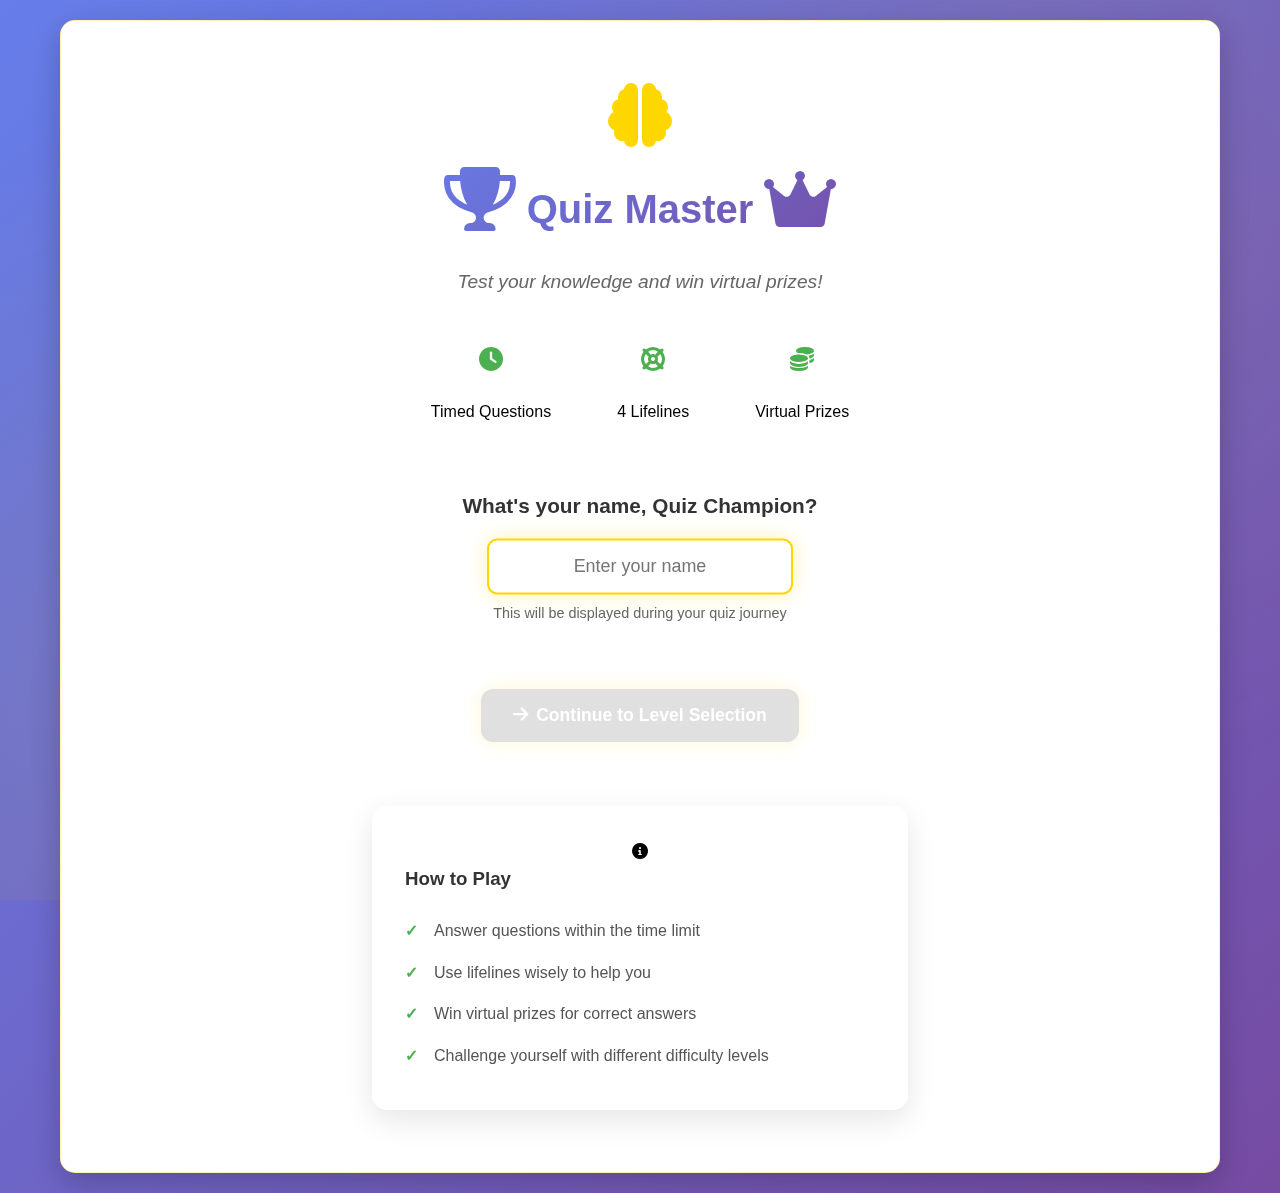
<file: index.html>
<!DOCTYPE html>
<html lang="en">
<head>
    <meta charset="UTF-8">
    <meta name="viewport" content="width=device-width, initial-scale=1.0">
    <title>Quiz Master - Welcome</title>
    <link rel="stylesheet" href="styles.css">
    <link href="https://cdnjs.cloudflare.com/ajax/libs/font-awesome/6.0.0/css/all.min.css" rel="stylesheet">
</head>
<body>
    <div class="container">
        <main>
            <!-- Welcome Screen -->
            <div id="welcome-screen" class="screen active">
                <div class="welcome-content">
                    <div class="logo-container">
                        <i class="fas fa-brain animated-icon"></i>
                        <h1><i class="fas fa-trophy"></i> Quiz Master <i class="fas fa-crown"></i></h1>
                        <p class="tagline">Test your knowledge and win virtual prizes!</p>
                        <div class="features-preview">
                            <div class="feature">
                                <i class="fas fa-clock"></i>
                                <span>Timed Questions</span>
                            </div>
                            <div class="feature">
                                <i class="fas fa-life-ring"></i>
                                <span>4 Lifelines</span>
                            </div>
                            <div class="feature">
                                <i class="fas fa-coins"></i>
                                <span>Virtual Prizes</span>
                            </div>
                        </div>
                    </div>
                    
                    <div class="player-setup">
                        <div class="input-group">
                            <label for="player-name">What's your name, Quiz Champion?</label>
                            <input type="text" id="player-name" placeholder="Enter your name" maxlength="20" autofocus>
                            <div class="input-hint">This will be displayed during your quiz journey</div>
                        </div>
                    </div>
                    
                    <button id="continue-btn" class="btn btn-primary pulse" disabled>
                        <i class="fas fa-arrow-right"></i> Continue to Level Selection
                    </button>
                    
                    <div class="game-info">
                        <div class="info-card">
                            <i class="fas fa-info-circle"></i>
                            <h3>How to Play</h3>
                            <ul>
                                <li>Answer questions within the time limit</li>
                                <li>Use lifelines wisely to help you</li>
                                <li>Win virtual prizes for correct answers</li>
                                <li>Challenge yourself with different difficulty levels</li>
                            </ul>
                        </div>
                    </div>
                </div>
            </div>
        </main>
    </div>

    <script>
        // Welcome page functionality
        document.addEventListener('DOMContentLoaded', function() {
            const playerNameInput = document.getElementById('player-name');
            const continueBtn = document.getElementById('continue-btn');
            
            // Enable continue button when name is entered
            playerNameInput.addEventListener('input', function() {
                const name = this.value.trim();
                continueBtn.disabled = name.length === 0;
                
                if (name.length > 0) {
                    continueBtn.classList.add('enabled');
                } else {
                    continueBtn.classList.remove('enabled');
                }
            });
            
            // Continue to level selection
            continueBtn.addEventListener('click', function() {
                const playerName = playerNameInput.value.trim();
                if (playerName) {
                    // Store player name in localStorage
                    localStorage.setItem('quizPlayerName', playerName);
                    // Navigate to level selection page
                    window.location.href = 'level.html';
                }
            });
            
            // Allow Enter key to continue
            playerNameInput.addEventListener('keypress', function(e) {
                if (e.key === 'Enter' && !continueBtn.disabled) {
                    continueBtn.click();
                }
            });
        });
    </script>

    <style>
        .welcome-content {
            max-width: 600px;
            margin: 0 auto;
            text-align: center;
            padding: 2rem;
        }
        
        .logo-container {
            margin-bottom: 3rem;
        }
        
        .animated-icon {
            font-size: 4rem;
            color: #4CAF50;
            animation: pulse 2s infinite;
            margin-bottom: 1rem;
            display: block;
        }
        
        .logo-container h1 {
            font-size: 2.5rem;
            margin: 1rem 0;
            background: linear-gradient(135deg, #667eea 0%, #764ba2 100%);
            -webkit-background-clip: text;
            -webkit-text-fill-color: transparent;
            background-clip: text;
        }
        
        .tagline {
            font-size: 1.2rem;
            color: #666;
            margin-bottom: 2rem;
        }
        
        .features-preview {
            display: flex;
            justify-content: center;
            gap: 2rem;
            margin: 2rem 0;
            flex-wrap: wrap;
        }
        
        .feature {
            display: flex;
            flex-direction: column;
            align-items: center;
            gap: 0.5rem;
            padding: 1rem;
            background: rgba(255, 255, 255, 0.1);
            border-radius: 12px;
            backdrop-filter: blur(10px);
            border: 1px solid rgba(255, 255, 255, 0.2);
        }
        
        .feature i {
            font-size: 1.5rem;
            color: #4CAF50;
        }
        
        .player-setup {
            margin: 3rem 0;
        }
        
        .input-group {
            margin-bottom: 2rem;
        }
        
        .input-group label {
            display: block;
            font-size: 1.3rem;
            font-weight: 600;
            margin-bottom: 1rem;
            color: #333;
        }
        
        .input-group input {
            width: 100%;
            max-width: 400px;
            padding: 1rem;
            font-size: 1.1rem;
            border: 2px solid #ddd;
            border-radius: 12px;
            background: white;
            transition: all 0.3s ease;
            text-align: center;
        }
        
        .input-group input:focus {
            outline: none;
            border-color: #4CAF50;
            box-shadow: 0 0 0 3px rgba(76, 175, 80, 0.1);
            transform: translateY(-2px);
        }
        
        .input-hint {
            font-size: 0.9rem;
            color: #666;
            margin-top: 0.5rem;
        }
        
        .btn {
            padding: 1rem 2rem;
            font-size: 1.1rem;
            font-weight: 600;
            border: none;
            border-radius: 12px;
            cursor: pointer;
            transition: all 0.3s ease;
            display: inline-flex;
            align-items: center;
            gap: 0.5rem;
            text-decoration: none;
            margin: 1rem 0;
        }
        
        .btn-primary {
            background: linear-gradient(135deg, #667eea 0%, #764ba2 100%);
            color: white;
        }
        
        .btn-primary:disabled {
            background: #ccc;
            cursor: not-allowed;
            transform: none;
        }
        
        .btn-primary.enabled:hover {
            transform: translateY(-3px);
            box-shadow: 0 10px 25px rgba(102, 126, 234, 0.3);
        }
        
        .pulse {
            animation: pulse 2s infinite;
        }
        
        .game-info {
            margin-top: 3rem;
        }
        
        .info-card {
            background: rgba(255, 255, 255, 0.9);
            border-radius: 15px;
            padding: 2rem;
            box-shadow: 0 10px 30px rgba(0, 0, 0, 0.1);
            backdrop-filter: blur(10px);
            border: 1px solid rgba(255, 255, 255, 0.2);
        }
        
        .info-card h3 {
            display: flex;
            align-items: center;
            gap: 0.5rem;
            margin-bottom: 1rem;
            color: #333;
        }
        
        .info-card ul {
            text-align: left;
            list-style: none;
            padding: 0;
        }
        
        .info-card li {
            padding: 0.5rem 0;
            color: #555;
        }
        
        .info-card li:before {
            content: "✓";
            color: #4CAF50;
            font-weight: bold;
            margin-right: 1rem;
        }
        
        @keyframes pulse {
            0% { transform: scale(1); }
            50% { transform: scale(1.05); }
            100% { transform: scale(1); }
        }
        
        @media (max-width: 768px) {
            .welcome-content {
                padding: 1rem;
            }
            
            .features-preview {
                gap: 1rem;
            }
            
            .feature {
                flex: 1;
                min-width: 120px;
            }
            
            .logo-container h1 {
                font-size: 2rem;
            }
            
            .animated-icon {
                font-size: 3rem;
            }
        }
        
        body {
            margin: 0;
            padding: 0;
            font-family: 'Segoe UI', Tahoma, Geneva, Verdana, sans-serif;
            background: linear-gradient(135deg, #667eea 0%, #764ba2 100%);
            min-height: 100vh;
            display: flex;
            align-items: center;
            justify-content: center;
        }
        
        .container {
            width: 100%;
            max-width: 1200px;
            margin: 0 auto;
        }
        
        .screen {
            display: none;
        }
        
        .screen.active {
            display: block;
        }
    </style>
</body>
</html>
</file>
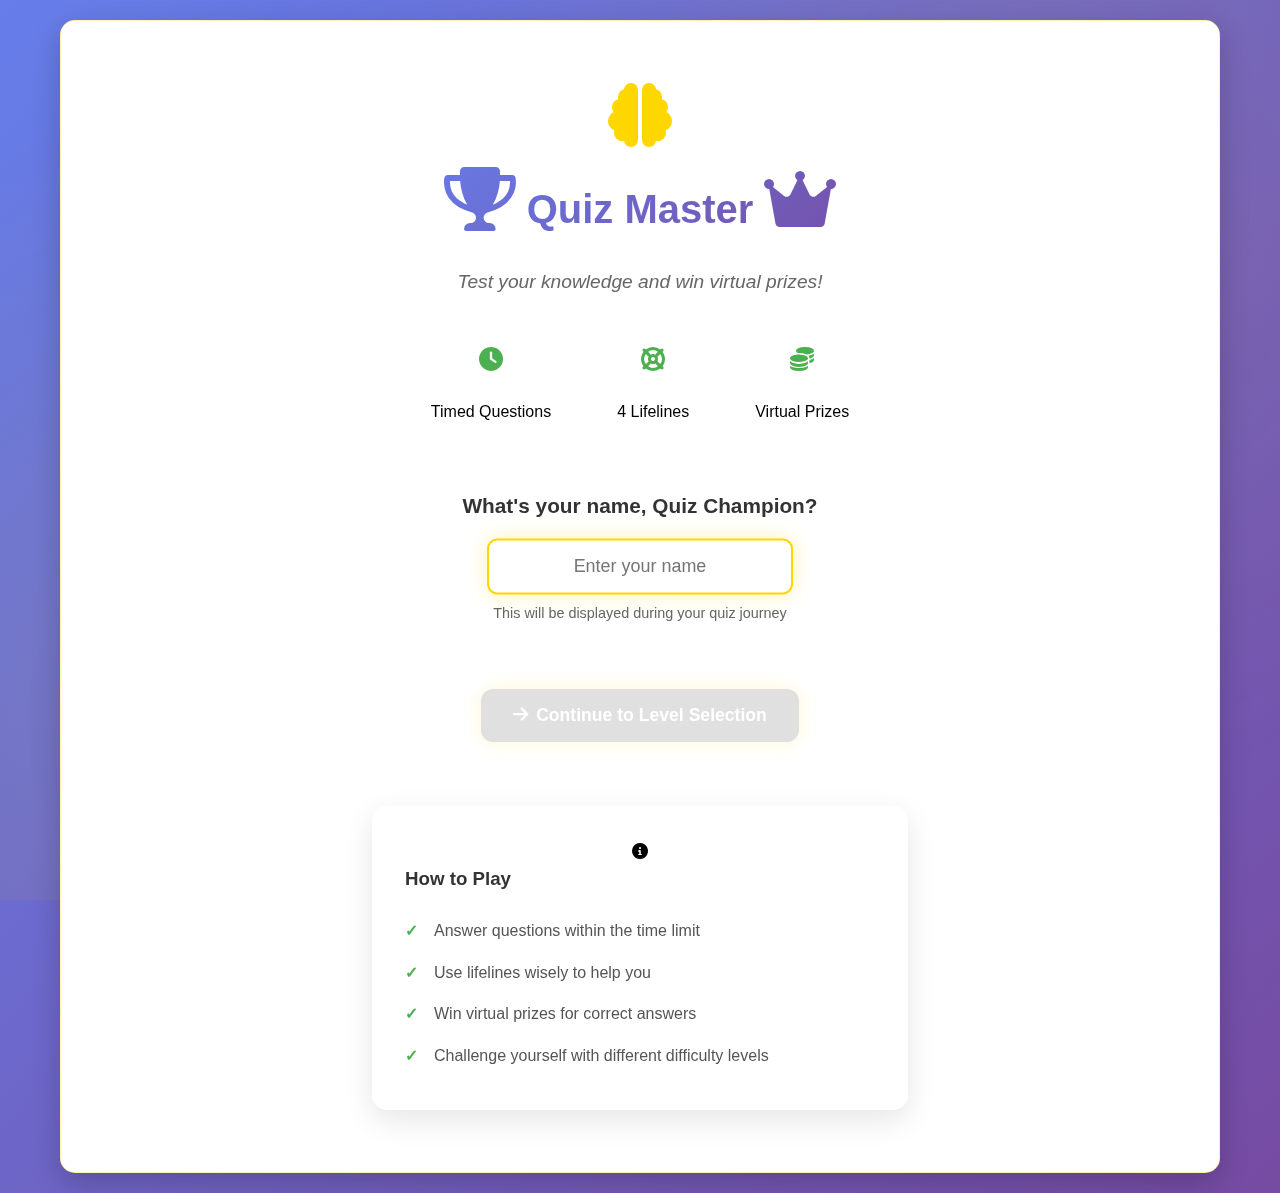
<file: level.html>
<!DOCTYPE html>
<html lang="en">
<head>
    <meta charset="UTF-8">
    <meta name="viewport" content="width=device-width, initial-scale=1.0">
    <title>Quiz Master - Select Level</title>
    <link rel="stylesheet" href="styles.css">
    <link href="https://cdnjs.cloudflare.com/ajax/libs/font-awesome/6.0.0/css/all.min.css" rel="stylesheet">
</head>
<body>
    <div class="container">
        <main>
            <!-- Level Selection Screen -->
            <div id="level-screen" class="screen active">
                <div class="level-content">
                    <div class="header-section">
                        <button id="back-btn" class="btn btn-secondary">
                            <i class="fas fa-arrow-left"></i> Back
                        </button>
                        <div class="player-welcome">
                            <h1>Welcome, <span id="player-name-display">Champion</span>!</h1>
                            <p>Choose your challenge level and category</p>
                        </div>
                    </div>
                    
                    <div class="selection-container">
                        <div class="difficulty-section">
                            <h2><i class="fas fa-chart-line"></i> Difficulty Level</h2>
                            <div class="difficulty-options">
                                <label class="difficulty-card">
                                    <input type="radio" name="difficulty" value="easy" checked>
                                    <div class="card-content">
                                        <i class="fas fa-seedling"></i>
                                        <span class="level-name">Easy</span>
                                        <div class="level-details">
                                            <small>5 Questions</small>
                                            <small>Prize up to ₹25,000</small>
                                            <small>Perfect for beginners</small>
                                        </div>
                                    </div>
                                </label>
                                <label class="difficulty-card">
                                    <input type="radio" name="difficulty" value="medium">
                                    <div class="card-content">
                                        <i class="fas fa-fire"></i>
                                        <span class="level-name">Medium</span>
                                        <div class="level-details">
                                            <small>7 Questions</small>
                                            <small>Prize up to ₹1,00,000</small>
                                            <small>Moderate challenge</small>
                                        </div>
                                    </div>
                                </label>
                                <label class="difficulty-card">
                                    <input type="radio" name="difficulty" value="hard">
                                    <div class="card-content">
                                        <i class="fas fa-lightning-bolt"></i>
                                        <span class="level-name">Hard</span>
                                        <div class="level-details">
                                            <small>10 Questions</small>
                                            <small>Prize up to ₹10,00,000</small>
                                            <small>Expert level challenge</small>
                                        </div>
                                    </div>
                                </label>
                            </div>
                        </div>
                        
                        <div class="category-section">
                            <h2><i class="fas fa-tags"></i> Quiz Category</h2>
                            <div class="category-grid">
                                <label class="category-card">
                                    <input type="radio" name="quiz-type" value="general" checked>
                                    <div class="card-content">
                                        <i class="fas fa-globe"></i>
                                        <span>General Knowledge</span>
                                        <small>History, Geography, Current Affairs</small>
                                    </div>
                                </label>
                                <label class="category-card">
                                    <input type="radio" name="quiz-type" value="science">
                                    <div class="card-content">
                                        <i class="fas fa-atom"></i>
                                        <span>Science & Tech</span>
                                        <small>Physics, Chemistry, Technology</small>
                                    </div>
                                </label>
                                <label class="category-card">
                                    <input type="radio" name="quiz-type" value="mixed">
                                    <div class="card-content">
                                        <i class="fas fa-random"></i>
                                        <span>Mixed Categories</span>
                                        <small>Variety of question types</small>
                                    </div>
                                </label>
                            </div>
                        </div>
                    </div>
                    
                    <div class="lifelines-preview">
                        <h3><i class="fas fa-life-ring"></i> Available Lifelines</h3>
                        <div class="lifelines-grid">
                            <div class="lifeline-item">
                                <i class="fas fa-cut"></i>
                                <span>50:50</span>
                                <small>Remove 2 wrong answers</small>
                            </div>
                            <div class="lifeline-item">
                                <i class="fas fa-users"></i>
                                <span>Audience Poll</span>
                                <small>See what others think</small>
                            </div>
                            <div class="lifeline-item">
                                <i class="fas fa-lightbulb"></i>
                                <span>Hint</span>
                                <small>Get a helpful clue</small>
                            </div>
                            <div class="lifeline-item">
                                <i class="fas fa-forward"></i>
                                <span>Skip</span>
                                <small>Skip difficult questions</small>
                            </div>
                        </div>
                    </div>
                    
                    <button id="start-quiz-btn" class="btn btn-primary pulse">
                        <i class="fas fa-play"></i> Start Quiz
                    </button>
                </div>
            </div>
        </main>
    </div>

    <script>
        document.addEventListener('DOMContentLoaded', function() {
            // Get player name from localStorage
            const playerName = localStorage.getItem('quizPlayerName') || 'Champion';
            document.getElementById('player-name-display').textContent = playerName;
            
            // If no player name, redirect back to index
            if (!localStorage.getItem('quizPlayerName')) {
                window.location.href = 'index.html';
                return;
            }
            
            const backBtn = document.getElementById('back-btn');
            const startQuizBtn = document.getElementById('start-quiz-btn');
            
            // Back button functionality
            backBtn.addEventListener('click', function() {
                window.location.href = 'index.html';
            });
            
            // Start quiz functionality
            startQuizBtn.addEventListener('click', function() {
                const selectedDifficulty = document.querySelector('input[name="difficulty"]:checked').value;
                const selectedCategory = document.querySelector('input[name="quiz-type"]:checked').value;
                
                // Store selections in localStorage
                localStorage.setItem('quizDifficulty', selectedDifficulty);
                localStorage.setItem('quizCategory', selectedCategory);
                
                // Navigate to quiz page
                window.location.href = 'quiz.html';
            });
            
            // Add hover effects for cards
            const cards = document.querySelectorAll('.difficulty-card, .category-card');
            cards.forEach(card => {
                card.addEventListener('mouseenter', function() {
                    this.style.transform = 'translateY(-5px)';
                });
                
                card.addEventListener('mouseleave', function() {
                    this.style.transform = 'translateY(0)';
                });
            });
        });
    </script>

    <style>
        .level-content {
            max-width: 900px;
            margin: 0 auto;
            padding: 2rem;
        }
        
        .header-section {
            display: flex;
            align-items: center;
            justify-content: space-between;
            margin-bottom: 3rem;
            flex-wrap: wrap;
            gap: 1rem;
        }
        
        .player-welcome {
            text-align: center;
            flex-grow: 1;
        }
        
        .player-welcome h1 {
            font-size: 2.5rem;
            margin: 0;
            background: linear-gradient(135deg, #667eea 0%, #764ba2 100%);
            -webkit-background-clip: text;
            -webkit-text-fill-color: transparent;
            background-clip: text;
        }
        
        .player-welcome p {
            color: #666;
            font-size: 1.1rem;
            margin: 0.5rem 0 0 0;
        }
        
        .selection-container {
            display: grid;
            gap: 3rem;
            margin-bottom: 3rem;
        }
        
        .difficulty-section h2,
        .category-section h2 {
            display: flex;
            align-items: center;
            gap: 0.5rem;
            margin-bottom: 1.5rem;
            color: #333;
            font-size: 1.5rem;
        }
        
        .difficulty-options {
            display: grid;
            grid-template-columns: repeat(auto-fit, minmax(250px, 1fr));
            gap: 1.5rem;
        }
        
        .difficulty-card {
            cursor: pointer;
            transition: all 0.3s ease;
        }
        
        .difficulty-card input[type="radio"] {
            display: none;
        }
        
        .difficulty-card .card-content {
            background: rgba(255, 255, 255, 0.9);
            border: 2px solid #e0e0e0;
            border-radius: 15px;
            padding: 2rem;
            text-align: center;
            transition: all 0.3s ease;
            backdrop-filter: blur(10px);
        }
        
        .difficulty-card input[type="radio"]:checked + .card-content {
            border-color: #4CAF50;
            background: rgba(76, 175, 80, 0.1);
            transform: translateY(-3px);
            box-shadow: 0 10px 25px rgba(76, 175, 80, 0.2);
        }
        
        .difficulty-card .card-content i {
            font-size: 2.5rem;
            margin-bottom: 1rem;
            display: block;
        }
        
        .difficulty-card .level-name {
            font-size: 1.3rem;
            font-weight: 600;
            display: block;
            margin-bottom: 1rem;
            color: #333;
        }
        
        .level-details {
            display: flex;
            flex-direction: column;
            gap: 0.3rem;
        }
        
        .level-details small {
            color: #666;
            font-size: 0.9rem;
        }
        
        .category-grid {
            display: grid;
            grid-template-columns: repeat(auto-fit, minmax(200px, 1fr));
            gap: 1.5rem;
        }
        
        .category-card {
            cursor: pointer;
            transition: all 0.3s ease;
        }
        
        .category-card input[type="radio"] {
            display: none;
        }
        
        .category-card .card-content {
            background: rgba(255, 255, 255, 0.9);
            border: 2px solid #e0e0e0;
            border-radius: 15px;
            padding: 1.5rem;
            text-align: center;
            transition: all 0.3s ease;
            backdrop-filter: blur(10px);
            height: 100%;
            display: flex;
            flex-direction: column;
            align-items: center;
            gap: 0.5rem;
        }
        
        .category-card input[type="radio"]:checked + .card-content {
            border-color: #667eea;
            background: rgba(102, 126, 234, 0.1);
            transform: translateY(-3px);
            box-shadow: 0 10px 25px rgba(102, 126, 234, 0.2);
        }
        
        .category-card .card-content i {
            font-size: 2rem;
            color: #667eea;
        }
        
        .category-card .card-content span {
            font-weight: 600;
            color: #333;
        }
        
        .category-card .card-content small {
            color: #666;
            font-size: 0.85rem;
            text-align: center;
        }
        
        .lifelines-preview {
            background: rgba(255, 255, 255, 0.9);
            border-radius: 15px;
            padding: 2rem;
            margin-bottom: 2rem;
            backdrop-filter: blur(10px);
            border: 1px solid rgba(255, 255, 255, 0.2);
        }
        
        .lifelines-preview h3 {
            display: flex;
            align-items: center;
            gap: 0.5rem;
            margin-bottom: 1.5rem;
            color: #333;
        }
        
        .lifelines-grid {
            display: grid;
            grid-template-columns: repeat(auto-fit, minmax(150px, 1fr));
            gap: 1rem;
        }
        
        .lifeline-item {
            text-align: center;
            padding: 1rem;
            background: rgba(255, 255, 255, 0.5);
            border-radius: 10px;
            border: 1px solid rgba(255, 255, 255, 0.3);
        }
        
        .lifeline-item i {
            font-size: 1.5rem;
            color: #4CAF50;
            margin-bottom: 0.5rem;
            display: block;
        }
        
        .lifeline-item span {
            font-weight: 600;
            display: block;
            margin-bottom: 0.3rem;
            color: #333;
        }
        
        .lifeline-item small {
            color: #666;
            font-size: 0.8rem;
        }
        
        .btn {
            padding: 1rem 2rem;
            font-size: 1.1rem;
            font-weight: 600;
            border: none;
            border-radius: 12px;
            cursor: pointer;
            transition: all 0.3s ease;
            display: inline-flex;
            align-items: center;
            gap: 0.5rem;
            text-decoration: none;
        }
        
        .btn-primary {
            background: linear-gradient(135deg, #667eea 0%, #764ba2 100%);
            color: white;
            display: block;
            margin: 2rem auto 0;
            width: fit-content;
        }
        
        .btn-primary:hover {
            transform: translateY(-3px);
            box-shadow: 0 10px 25px rgba(102, 126, 234, 0.3);
        }
        
        .btn-secondary {
            background: rgba(255, 255, 255, 0.9);
            color: #333;
            border: 1px solid #ddd;
        }
        
        .btn-secondary:hover {
            background: white;
            transform: translateY(-2px);
        }
        
        .pulse {
            animation: pulse 2s infinite;
        }
        
        @keyframes pulse {
            0% { transform: scale(1); }
            50% { transform: scale(1.05); }
            100% { transform: scale(1); }
        }
        
        @media (max-width: 768px) {
            .level-content {
                padding: 1rem;
            }
            
            .header-section {
                flex-direction: column;
                text-align: center;
            }
            
            .player-welcome h1 {
                font-size: 2rem;
            }
            
            .difficulty-options {
                grid-template-columns: 1fr;
            }
            
            .category-grid {
                grid-template-columns: 1fr;
            }
            
            .lifelines-grid {
                grid-template-columns: repeat(2, 1fr);
            }
        }
        
        body {
            margin: 0;
            padding: 0;
            font-family: 'Segoe UI', Tahoma, Geneva, Verdana, sans-serif;
            background: linear-gradient(135deg, #667eea 0%, #764ba2 100%);
            min-height: 100vh;
        }
        
        .container {
            width: 100%;
            max-width: 1200px;
            margin: 0 auto;
        }
        
        .screen {
            display: none;
        }
        
        .screen.active {
            display: block;
        }
    </style>
</body>
</html>
</file>
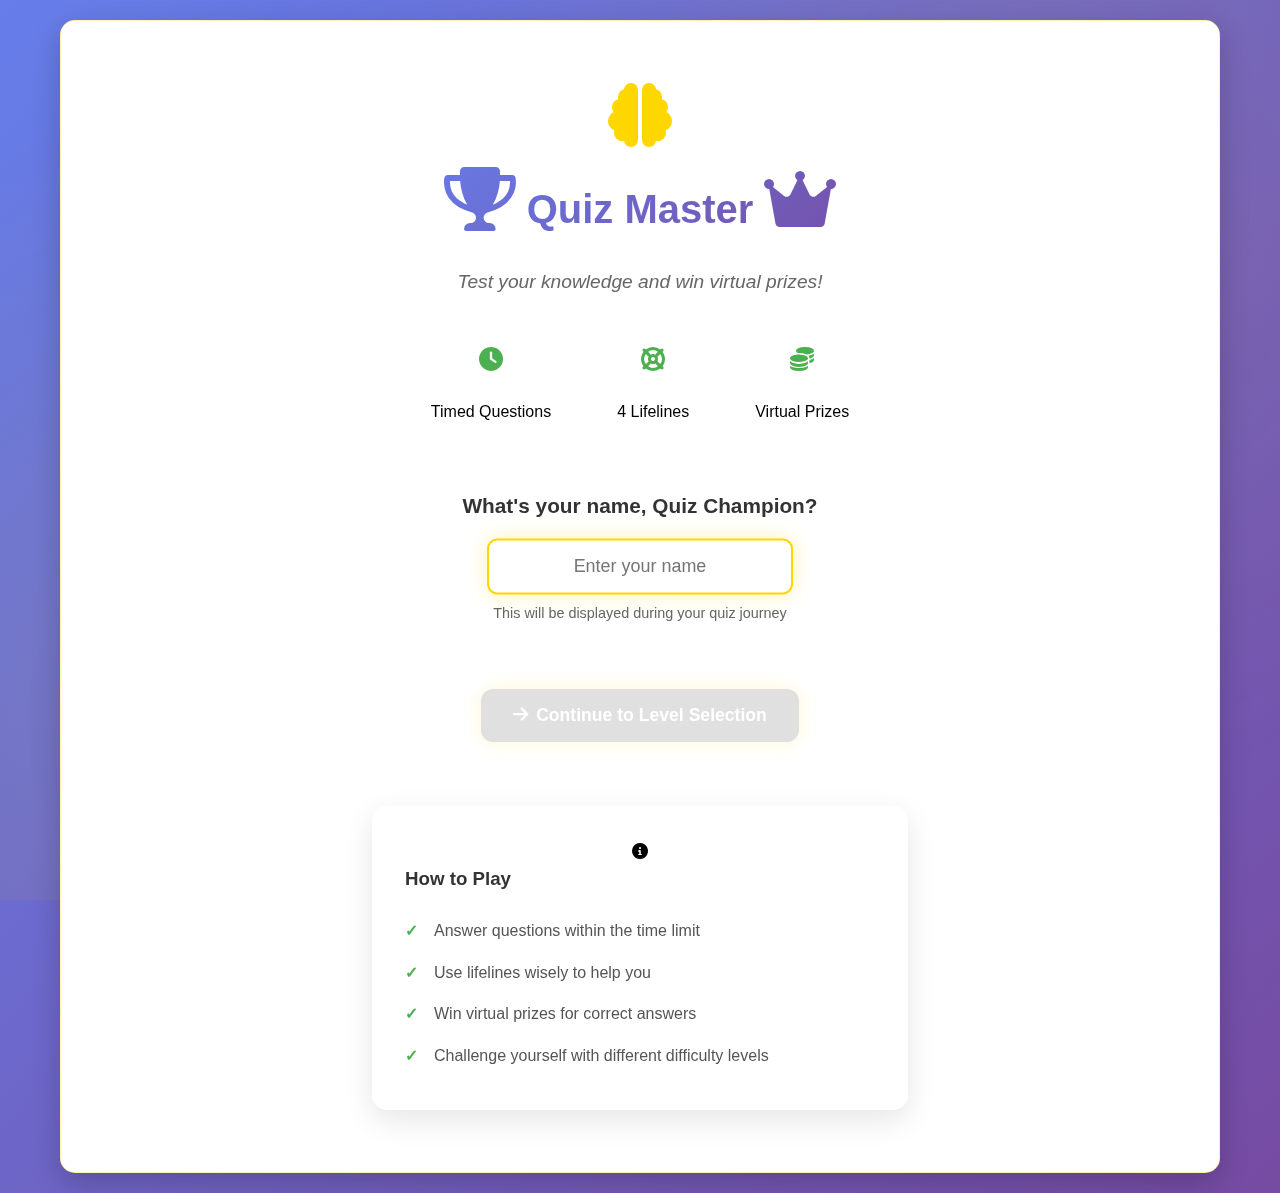
<file: quiz.html>
<!DOCTYPE html>
<html lang="en">
<head>
    <meta charset="UTF-8">
    <meta name="viewport" content="width=device-width, initial-scale=1.0">
    <title>Quiz Master - KBC Style Game</title>
    <link rel="stylesheet" href="styles.css">
    <link href="https://cdnjs.cloudflare.com/ajax/libs/font-awesome/6.0.0/css/all.min.css" rel="stylesheet">
</head>
<body>
    <div class="container">
        <header>
            <h1><i class="fas fa-trophy"></i> Quiz Master <i class="fas fa-crown"></i></h1>
            <div class="progress-bar">
                <div class="progress" id="progress"></div>
            </div>
            <div class="question-counter">
                <span id="current-question">1</span> / <span id="total-questions">5</span>
            </div>
            <div class="prize-money">
                <i class="fas fa-coins"></i> Prize: ₹<span id="current-prize">1,000</span>
            </div>
        </header>

        <!-- Audio elements -->
        <audio id="correct-sound" preload="auto">
            <source src="[data-uri]" type="audio/wav">
        </audio>
        <audio id="wrong-sound" preload="auto">
            <source src="[data-uri]" type="audio/wav">
        </audio>
        <audio id="thinking-sound" preload="auto">
            <source src="[data-uri]" type="audio/wav">
        </audio>

        <main>
            <!-- Quiz Screen -->
            <div id="quiz-screen" class="screen active">
                <div class="quiz-header">
                    <div class="header-controls">
                        <button id="back-to-level" class="btn btn-back">
                            <i class="fas fa-arrow-left"></i> Back to Levels
                        </button>
                    </div>
                    <div class="player-info">
                        <i class="fas fa-user-circle"></i>
                        <span id="player-display">Player</span>
                    </div>
                    <div class="timer-container">
                        <div class="timer-circle">
                            <span id="timer">10</span>
                        </div>
                        <div class="timer-label">seconds left</div>
                    </div>
                    <div class="prize-ladder">
                        <div class="current-level">
                            <i class="fas fa-trophy"></i>
                            <span id="prize-display">₹1,000</span>
                        </div>
                    </div>
                </div>

                <div class="question-container">
                    <div class="question-header">
                        <div class="question-number">
                            Question <span id="q-number">1</span>
                        </div>
                        <div id="question-type-indicator" class="question-type"></div>
                    </div>
                    
                    <h2 id="question-text" class="question-text"></h2>
                    
                    <!-- Lifelines Panel -->
                    <div class="lifelines-panel">
                        <button id="lifeline-5050" class="lifeline-btn" title="50:50">
                            <i class="fas fa-cut"></i>
                            <span>50:50</span>
                        </button>
                        <button id="lifeline-audience" class="lifeline-btn" title="Ask the Audience">
                            <i class="fas fa-users"></i>
                            <span>Audience</span>
                        </button>
                        <button id="lifeline-hint" class="lifeline-btn" title="Get a Hint">
                            <i class="fas fa-lightbulb"></i>
                            <span>Hint</span>
                        </button>
                        <button id="lifeline-skip" class="lifeline-btn" title="Skip Question">
                            <i class="fas fa-forward"></i>
                            <span>Skip</span>
                        </button>
                    </div>
                    
                    <!-- Multiple Choice Options -->
                    <div id="multiple-choice" class="answer-options">
                        <div class="option kbc-option" data-value="a">
                            <input type="radio" name="answer" value="a" id="option-a">
                            <label for="option-a" class="option-label">
                                <span class="option-letter">A</span>
                                <span class="option-text"></span>
                                <div class="option-glow"></div>
                            </label>
                        </div>
                        <div class="option kbc-option" data-value="b">
                            <input type="radio" name="answer" value="b" id="option-b">
                            <label for="option-b" class="option-label">
                                <span class="option-letter">B</span>
                                <span class="option-text"></span>
                                <div class="option-glow"></div>
                            </label>
                        </div>
                        <div class="option kbc-option" data-value="c">
                            <input type="radio" name="answer" value="c" id="option-c">
                            <label for="option-c" class="option-label">
                                <span class="option-letter">C</span>
                                <span class="option-text"></span>
                                <div class="option-glow"></div>
                            </label>
                        </div>
                        <div class="option kbc-option" data-value="d">
                            <input type="radio" name="answer" value="d" id="option-d">
                            <label for="option-d" class="option-label">
                                <span class="option-letter">D</span>
                                <span class="option-text"></span>
                                <div class="option-glow"></div>
                            </label>
                        </div>
                    </div>

                    <!-- Multiple Select Options -->
                    <div id="multiple-select" class="answer-options">
                        <p class="instruction">Select all correct answers:</p>
                        <div class="option" data-value="a">
                            <input type="checkbox" name="multi-answer" value="a" id="multi-option-a">
                            <label for="multi-option-a" class="option-label">
                                <span class="option-letter">A</span>
                                <span class="option-text"></span>
                            </label>
                        </div>
                        <div class="option" data-value="b">
                            <input type="checkbox" name="multi-answer" value="b" id="multi-option-b">
                            <label for="multi-option-b" class="option-label">
                                <span class="option-letter">B</span>
                                <span class="option-text"></span>
                            </label>
                        </div>
                        <div class="option" data-value="c">
                            <input type="checkbox" name="multi-answer" value="c" id="multi-option-c">
                            <label for="multi-option-c" class="option-label">
                                <span class="option-letter">C</span>
                                <span class="option-text"></span>
                            </label>
                        </div>
                        <div class="option" data-value="d">
                            <input type="checkbox" name="multi-answer" value="d" id="multi-option-d">
                            <label for="multi-option-d" class="option-label">
                                <span class="option-letter">D</span>
                                <span class="option-text"></span>
                            </label>
                        </div>
                    </div>

                    <!-- Fill in the Blank -->
                    <div id="fill-blank" class="answer-options">
                        <div class="blank-container">
                            <input type="text" id="blank-answer" placeholder="Type your answer here..." autocomplete="off">
                        </div>
                    </div>

                    <!-- True/False -->
                    <div id="true-false" class="answer-options">
                        <div class="tf-options">
                            <div class="option" data-value="true">
                                <input type="radio" name="tf-answer" value="true" id="tf-true">
                                <label for="tf-true" class="option-label tf-label">
                                    <span class="tf-text">True</span>
                                </label>
                            </div>
                            <div class="option" data-value="false">
                                <input type="radio" name="tf-answer" value="false" id="tf-false">
                                <label for="tf-false" class="option-label tf-label">
                                    <span class="tf-text">False</span>
                                </label>
                            </div>
                        </div>
                    </div>
                </div>

                <div class="quiz-controls">
                    <button id="lock-answer" class="btn btn-warning" disabled>
                        <i class="fas fa-lock"></i> Lock Answer
                    </button>
                    <button id="next-btn" class="btn btn-primary" disabled style="display: none;">
                        <i class="fas fa-arrow-right"></i> Next Question
                    </button>
                    <button id="submit-btn" class="btn btn-success" style="display: none;">
                        <i class="fas fa-check"></i> Submit Quiz
                    </button>
                </div>

                <!-- Audience Poll Modal -->
                <div id="audience-poll-modal" class="modal">
                    <div class="modal-content">
                        <h3><i class="fas fa-users"></i> Audience Poll Results</h3>
                        <div class="poll-results">
                            <div class="poll-option">
                                <span>A:</span>
                                <div class="poll-bar">
                                    <div class="poll-fill" id="poll-a"></div>
                                </div>
                                <span id="poll-a-percent">0%</span>
                            </div>
                            <div class="poll-option">
                                <span>B:</span>
                                <div class="poll-bar">
                                    <div class="poll-fill" id="poll-b"></div>
                                </div>
                                <span id="poll-b-percent">0%</span>
                            </div>
                            <div class="poll-option">
                                <span>C:</span>
                                <div class="poll-bar">
                                    <div class="poll-fill" id="poll-c"></div>
                                </div>
                                <span id="poll-c-percent">0%</span>
                            </div>
                            <div class="poll-option">
                                <span>D:</span>
                                <div class="poll-bar">
                                    <div class="poll-fill" id="poll-d"></div>
                                </div>
                                <span id="poll-d-percent">0%</span>
                            </div>
                        </div>
                        <button id="close-poll" class="btn btn-secondary">Close</button>
                    </div>
                </div>

                <!-- Hint Modal -->
                <div id="hint-modal" class="modal">
                    <div class="modal-content">
                        <h3><i class="fas fa-lightbulb"></i> Hint</h3>
                        <p id="hint-text"></p>
                        <button id="close-hint" class="btn btn-secondary">Got it!</button>
                    </div>
                </div>
            </div>

            <!-- Results Screen -->
            <div id="results-screen" class="screen">
                <div class="results-container">
                    <div class="celebration-animation">
                        <i class="fas fa-trophy trophy-icon"></i>
                        <div class="confetti"></div>
                    </div>
                    
                    <h2>Congratulations <span id="winner-name">Champion</span>!</h2>
                    
                    <div class="final-prize">
                        <div class="prize-won">
                            <i class="fas fa-coins"></i>
                            <span>You Won</span>
                            <div class="prize-amount">₹<span id="final-prize-amount">0</span></div>
                        </div>
                    </div>
                    
                    <div class="score-display">
                        <div class="score-circle animated">
                            <span id="final-score">0</span>
                            <span class="score-total">/ <span id="max-score">5</span></span>
                        </div>
                        <div class="score-percentage">
                            <span id="percentage">0%</span>
                        </div>
                    </div>
                    
                    <div class="achievements">
                        <h3><i class="fas fa-medal"></i> Achievements Unlocked</h3>
                        <div id="achievements-list" class="achievements-grid"></div>
                    </div>
                    
                    <div class="score-breakdown">
                        <h3>Score Breakdown</h3>
                        <div class="breakdown-item">
                            <span>Correct Answers:</span>
                            <span id="correct-count">0</span>
                        </div>
                        <div class="breakdown-item">
                            <span>Incorrect Answers:</span>
                            <span id="incorrect-count">0</span>
                        </div>
                        <div class="breakdown-item">
                            <span>Accuracy:</span>
                            <span id="accuracy">0%</span>
                        </div>
                    </div>

                    <div class="performance-message">
                        <p id="performance-text"></p>
                    </div>

                    <div class="results-actions">
                        <button id="restart-btn" class="btn btn-primary">
                            <i class="fas fa-redo"></i> Play Again
                        </button>
                        <button id="review-btn" class="btn btn-secondary">
                            <i class="fas fa-eye"></i> Review Answers
                        </button>
                        <button id="share-btn" class="btn btn-success">
                            <i class="fas fa-share"></i> Share Results
                        </button>
                    </div>

                    <!-- Social Share Modal -->
                    <div id="share-modal" class="modal">
                        <div class="modal-content">
                            <h3><i class="fas fa-share"></i> Share Your Achievement</h3>
                            <div class="share-preview">
                                <p>🏆 I just scored <span id="share-score">0</span>/<span id="share-total">5</span> in Quiz Master!</p>
                                <p>💰 Prize Won: ₹<span id="share-prize">0</span></p>
                                <p>🎯 Accuracy: <span id="share-accuracy">0%</span></p>
                            </div>
                            <div class="share-buttons">
                                <button class="share-btn twitter" onclick="shareToTwitter()">
                                    <i class="fab fa-twitter"></i> Twitter
                                </button>
                                <button class="share-btn facebook" onclick="shareToFacebook()">
                                    <i class="fab fa-facebook"></i> Facebook
                                </button>
                                <button class="share-btn copy" onclick="copyToClipboard()">
                                    <i class="fas fa-copy"></i> Copy Link
                                </button>
                            </div>
                            <button id="close-share" class="btn btn-secondary">Close</button>
                        </div>
                    </div>
                </div>
            </div>

            <!-- Review Screen -->
            <div id="review-screen" class="screen">
                <div class="review-container">
                    <h2>Answer Review</h2>
                    <div id="review-content"></div>
                    <button id="back-to-results" class="btn btn-secondary">Back to Results</button>
                </div>
            </div>
        </main>
    </div>

    <script src="script.js"></script>
</body>
</html>
</file>
<file: styles.css>
/* KBC Style Quiz Game - Enhanced Styling */
* {
    margin: 0;
    padding: 0;
    box-sizing: border-box;
}

:root {
    --primary-gold: #FFD700;
    --primary-blue: #1e3c72;
    --secondary-blue: #2a5298;
    --dark-blue: #0f1419;
    --success-green: #28a745;
    --danger-red: #dc3545;
    --warning-orange: #ffc107;
    --light-gray: #f8f9fa;
    --dark-gray: #343a40;
    --gradient-primary: linear-gradient(135deg, #667eea 0%, #764ba2 100%);
    --gradient-gold: linear-gradient(135deg, #FFD700 0%, #FFA500 100%);
    --gradient-dark: linear-gradient(135deg, #1e3c72 0%, #2a5298 100%);
    --shadow-glow: 0 0 20px rgba(255, 215, 0, 0.3);
    --shadow-primary: 0 10px 30px rgba(0,0,0,0.2);
}

body {
    font-family: 'Segoe UI', Tahoma, Geneva, Verdana, sans-serif;
    background: var(--gradient-dark);
    min-height: 100vh;
    line-height: 1.6;
    position: relative;
    overflow-x: hidden;
}

/* Animated Background */
body::before {
    content: '';
    position: fixed;
    top: 0;
    left: 0;
    width: 100%;
    height: 100%;
    background: 
        radial-gradient(circle at 20% 80%, rgba(255, 215, 0, 0.1) 0%, transparent 50%),
        radial-gradient(circle at 80% 20%, rgba(255, 165, 0, 0.1) 0%, transparent 50%),
        radial-gradient(circle at 40% 40%, rgba(102, 126, 234, 0.1) 0%, transparent 50%);
    animation: backgroundPulse 10s ease-in-out infinite alternate;
    z-index: -1;
}

@keyframes backgroundPulse {
    0% { opacity: 0.5; }
    100% { opacity: 1; }
}

.container {
    max-width: 1200px;
    margin: 0 auto;
    padding: 20px;
    min-height: 100vh;
    display: flex;
    flex-direction: column;
    position: relative;
}

/* Header Styles */
header {
    text-align: center;
    margin-bottom: 30px;
    color: white;
    position: relative;
}

header h1 {
    font-size: 3rem;
    margin-bottom: 20px;
    text-shadow: 3px 3px 6px rgba(0,0,0,0.5);
    background: var(--gradient-gold);
    -webkit-background-clip: text;
    -webkit-text-fill-color: transparent;
    background-clip: text;
    animation: titleGlow 2s ease-in-out infinite alternate;
}

@keyframes titleGlow {
    0% { filter: drop-shadow(0 0 5px rgba(255, 215, 0, 0.5)); }
    100% { filter: drop-shadow(0 0 15px rgba(255, 215, 0, 0.8)); }
}

.progress-bar {
    width: 100%;
    height: 12px;
    background-color: rgba(255,255,255,0.2);
    border-radius: 6px;
    overflow: hidden;
    margin-bottom: 15px;
    border: 2px solid var(--primary-gold);
    box-shadow: var(--shadow-glow);
}

.progress {
    height: 100%;
    background: var(--gradient-gold);
    border-radius: 4px;
    transition: width 0.8s cubic-bezier(0.4, 0, 0.2, 1);
    width: 0%;
    position: relative;
    overflow: hidden;
}

.progress::after {
    content: '';
    position: absolute;
    top: 0;
    left: -100%;
    width: 100%;
    height: 100%;
    background: linear-gradient(90deg, transparent, rgba(255,255,255,0.4), transparent);
    animation: progressShine 2s infinite;
}

@keyframes progressShine {
    0% { left: -100%; }
    100% { left: 100%; }
}

.question-counter {
    color: var(--primary-gold);
    font-size: 1.2rem;
    font-weight: bold;
    margin-bottom: 10px;
    text-shadow: 1px 1px 2px rgba(0,0,0,0.5);
}

.prize-money {
    color: var(--primary-gold);
    font-size: 1.4rem;
    font-weight: bold;
    text-shadow: 2px 2px 4px rgba(0,0,0,0.5);
    animation: prizeGlow 1.5s ease-in-out infinite alternate;
}

@keyframes prizeGlow {
    0% { transform: scale(1); }
    100% { transform: scale(1.05); }
}

/* Screen Management */
.screen {
    display: none;
    flex: 1;
    background: rgba(255,255,255,0.95);
    border-radius: 20px;
    padding: 30px;
    box-shadow: var(--shadow-primary), var(--shadow-glow);
    animation: screenSlide 0.6s cubic-bezier(0.4, 0, 0.2, 1);
    backdrop-filter: blur(10px);
    border: 1px solid rgba(255, 215, 0, 0.3);
}

.screen.active {
    display: block;
}

@keyframes screenSlide {
    from {
        opacity: 0;
        transform: translateY(30px) scale(0.95);
    }
    to {
        opacity: 1;
        transform: translateY(0) scale(1);
    }
}

/* Start Screen Enhancements */
.start-content {
    text-align: center;
    max-width: 600px;
    margin: 0 auto;
}

.logo-container {
    margin-bottom: 40px;
}

.logo-container i {
    font-size: 4rem;
    color: var(--primary-gold);
    margin-bottom: 20px;
    animation: brainPulse 2s ease-in-out infinite;
}

@keyframes brainPulse {
    0%, 100% { transform: scale(1); }
    50% { transform: scale(1.1); }
}

.logo-container h2 {
    font-size: 2.5rem;
    color: var(--primary-blue);
    margin-bottom: 10px;
    text-shadow: 2px 2px 4px rgba(0,0,0,0.1);
}

.tagline {
    font-size: 1.2rem;
    color: #666;
    font-style: italic;
    margin-bottom: 30px;
}

.player-setup {
    margin-bottom: 40px;
}

.input-group {
    margin-bottom: 30px;
}

.input-group label {
    display: block;
    margin-bottom: 10px;
    font-weight: bold;
    color: var(--primary-blue);
}

#player-name {
    width: 100%;
    max-width: 300px;
    padding: 15px 20px;
    font-size: 1.1rem;
    border: 2px solid var(--primary-gold);
    border-radius: 10px;
    outline: none;
    transition: all 0.3s ease;
    text-align: center;
}

#player-name:focus {
    box-shadow: var(--shadow-glow);
    transform: scale(1.02);
}

.difficulty-selection h3,
.quiz-options h3 {
    color: var(--primary-blue);
    margin-bottom: 20px;
    font-size: 1.3rem;
}

.difficulty-options {
    display: flex;
    gap: 20px;
    justify-content: center;
    margin-bottom: 30px;
}

.difficulty-card,
.category-card {
    position: relative;
    cursor: pointer;
    transition: all 0.3s ease;
}

.difficulty-card input,
.category-card input {
    display: none;
}

.difficulty-card .card-content,
.category-card .card-content {
    padding: 20px;
    border: 2px solid #e0e0e0;
    border-radius: 15px;
    background: white;
    text-align: center;
    transition: all 0.3s ease;
    min-width: 120px;
}

.difficulty-card:hover .card-content,
.category-card:hover .card-content {
    border-color: var(--primary-gold);
    transform: translateY(-5px);
    box-shadow: var(--shadow-glow);
}

.difficulty-card input:checked + .card-content,
.category-card input:checked + .card-content {
    border-color: var(--primary-gold);
    background: var(--gradient-gold);
    color: white;
    transform: translateY(-5px);
    box-shadow: var(--shadow-glow);
}

.card-content i {
    font-size: 2rem;
    margin-bottom: 10px;
    display: block;
}

.card-content span {
    font-weight: bold;
    display: block;
    margin-bottom: 5px;
}

.card-content small {
    font-size: 0.9rem;
    opacity: 0.8;
}

.category-grid {
    display: grid;
    grid-template-columns: repeat(auto-fit, minmax(150px, 1fr));
    gap: 20px;
    margin-bottom: 30px;
}

/* Pulse Animation for Start Button */
.pulse {
    animation: pulse 2s infinite;
}

@keyframes pulse {
    0% { box-shadow: 0 0 0 0 rgba(255, 215, 0, 0.7); }
    70% { box-shadow: 0 0 0 10px rgba(255, 215, 0, 0); }
    100% { box-shadow: 0 0 0 0 rgba(255, 215, 0, 0); }
}

/* Quiz Screen Enhancements */
.quiz-header {
    display: grid;
    grid-template-columns: 1fr auto 1fr;
    align-items: center;
    margin-bottom: 30px;
    padding: 20px;
    background: var(--gradient-dark);
    border-radius: 15px;
    color: white;
}

.player-info {
    display: flex;
    align-items: center;
    gap: 10px;
    font-size: 1.1rem;
}

.player-info i {
    font-size: 1.5rem;
    color: var(--primary-gold);
}

.timer-container {
    text-align: center;
}

.timer-circle {
    width: 80px;
    height: 80px;
    border-radius: 50%;
    background: var(--gradient-gold);
    display: flex;
    align-items: center;
    justify-content: center;
    font-size: 1.5rem;
    font-weight: bold;
    margin: 0 auto 5px;
    box-shadow: var(--shadow-glow);
    animation: timerPulse 1s ease-in-out infinite;
}

@keyframes timerPulse {
    0%, 100% { transform: scale(1); }
    50% { transform: scale(1.05); }
}

.timer-circle.warning {
    background: linear-gradient(135deg, #ff6b6b, #ff4757);
    animation: timerWarning 0.5s ease-in-out infinite alternate;
}

@keyframes timerWarning {
    0% { transform: scale(1); }
    100% { transform: scale(1.1); }
}

.timer-label {
    font-size: 0.9rem;
    opacity: 0.8;
}

.prize-ladder {
    text-align: right;
}

.current-level {
    display: flex;
    align-items: center;
    justify-content: flex-end;
    gap: 10px;
    font-size: 1.2rem;
    font-weight: bold;
    color: var(--primary-gold);
}

.question-header {
    display: flex;
    justify-content: space-between;
    align-items: center;
    margin-bottom: 20px;
}

.question-number {
    font-size: 1.1rem;
    color: var(--primary-blue);
    font-weight: bold;
}

.question-type {
    background: var(--gradient-gold);
    color: white;
    padding: 8px 16px;
    border-radius: 20px;
    font-size: 0.9rem;
    font-weight: 500;
    box-shadow: var(--shadow-glow);
}

.question-text {
    font-size: 1.6rem;
    color: var(--primary-blue);
    margin-bottom: 30px;
    line-height: 1.4;
    text-align: center;
    padding: 20px;
    background: rgba(255, 215, 0, 0.1);
    border-radius: 15px;
    border-left: 5px solid var(--primary-gold);
}

/* Lifelines Panel */
.lifelines-panel {
    display: flex;
    justify-content: center;
    gap: 15px;
    margin-bottom: 30px;
    flex-wrap: wrap;
}

.lifeline-btn {
    padding: 12px 15px;
    border: 2px solid var(--primary-gold);
    background: white;
    border-radius: 10px;
    cursor: pointer;
    transition: all 0.3s ease;
    display: flex;
    flex-direction: column;
    align-items: center;
    gap: 5px;
    min-width: 80px;
    color: var(--primary-blue);
}

.lifeline-btn:hover:not(:disabled) {
    background: var(--gradient-gold);
    color: white;
    transform: translateY(-3px);
    box-shadow: var(--shadow-glow);
}

.lifeline-btn:disabled {
    opacity: 0.5;
    cursor: not-allowed;
    background: #ccc;
    border-color: #999;
}

.lifeline-btn i {
    font-size: 1.2rem;
}

.lifeline-btn span {
    font-size: 0.8rem;
    font-weight: bold;
}

/* KBC Style Options */
.kbc-option {
    margin-bottom: 15px;
    position: relative;
}

.kbc-option .option-label {
    display: flex;
    align-items: center;
    padding: 20px 25px;
    border: 3px solid var(--primary-gold);
    border-radius: 15px;
    cursor: pointer;
    transition: all 0.3s ease;
    background: linear-gradient(135deg, rgba(255,255,255,0.9), rgba(255,255,255,0.7));
    position: relative;
    overflow: hidden;
}

.kbc-option:hover .option-label {
    transform: translateY(-3px);
    box-shadow: var(--shadow-glow);
    border-color: var(--primary-gold);
}

.kbc-option input:checked + .option-label {
    background: var(--gradient-gold);
    color: white;
    transform: translateY(-3px);
    box-shadow: var(--shadow-glow);
    animation: selectedPulse 0.5s ease;
}

@keyframes selectedPulse {
    0% { transform: translateY(-3px) scale(1); }
    50% { transform: translateY(-3px) scale(1.02); }
    100% { transform: translateY(-3px) scale(1); }
}

.option-glow {
    position: absolute;
    top: 0;
    left: -100%;
    width: 100%;
    height: 100%;
    background: linear-gradient(90deg, transparent, rgba(255,255,255,0.4), transparent);
    transition: left 0.5s ease;
}

.kbc-option:hover .option-glow {
    left: 100%;
}

.option-letter {
    display: inline-flex;
    align-items: center;
    justify-content: center;
    width: 40px;
    height: 40px;
    background-color: var(--primary-blue);
    color: white;
    border-radius: 50%;
    margin-right: 20px;
    font-weight: bold;
    font-size: 1.1rem;
    transition: all 0.3s ease;
}

.kbc-option input:checked + .option-label .option-letter {
    background-color: white;
    color: var(--primary-blue);
    transform: scale(1.1);
}

.option-text {
    flex: 1;
    font-size: 1.1rem;
    font-weight: 500;
}

/* Buttons Enhancement */
.btn {
    padding: 15px 30px;
    border: none;
    border-radius: 10px;
    font-size: 1rem;
    font-weight: 600;
    cursor: pointer;
    transition: all 0.3s ease;
    text-decoration: none;
    display: inline-flex;
    align-items: center;
    gap: 10px;
    text-align: center;
    position: relative;
    overflow: hidden;
}

.btn::before {
    content: '';
    position: absolute;
    top: 0;
    left: -100%;
    width: 100%;
    height: 100%;
    background: linear-gradient(90deg, transparent, rgba(255,255,255,0.3), transparent);
    transition: left 0.5s ease;
}

.btn:hover::before {
    left: 100%;
}

.btn-primary {
    background: var(--gradient-gold);
    color: white;
    box-shadow: var(--shadow-glow);
}

.btn-primary:hover:not(:disabled) {
    transform: translateY(-3px);
    box-shadow: 0 5px 15px rgba(255, 215, 0, 0.4), var(--shadow-glow);
}

.btn-warning {
    background: linear-gradient(135deg, #ffc107, #e0a800);
    color: #333;
}

.btn-success {
    background: linear-gradient(135deg, #28a745, #20c997);
    color: white;
}

.btn-secondary {
    background: linear-gradient(135deg, #6c757d, #5a6268);
    color: white;
}

.btn:disabled {
    opacity: 0.6;
    cursor: not-allowed;
    transform: none !important;
}

/* Modal Styles */
.modal {
    display: none;
    position: fixed;
    z-index: 1000;
    left: 0;
    top: 0;
    width: 100%;
    height: 100%;
    background-color: rgba(0,0,0,0.7);
    backdrop-filter: blur(5px);
    animation: modalFadeIn 0.3s ease;
}

@keyframes modalFadeIn {
    from { opacity: 0; }
    to { opacity: 1; }
}

.modal-content {
    background-color: white;
    margin: 10% auto;
    padding: 30px;
    border-radius: 20px;
    width: 90%;
    max-width: 500px;
    box-shadow: var(--shadow-primary), var(--shadow-glow);
    animation: modalSlideIn 0.3s ease;
    border: 2px solid var(--primary-gold);
}

@keyframes modalSlideIn {
    from {
        transform: translateY(-50px) scale(0.9);
        opacity: 0;
    }
    to {
        transform: translateY(0) scale(1);
        opacity: 1;
    }
}

.modal-content h3 {
    color: var(--primary-blue);
    margin-bottom: 20px;
    text-align: center;
    font-size: 1.5rem;
}

/* Audience Poll Styles */
.poll-results {
    margin-bottom: 20px;
}

.poll-option {
    display: flex;
    align-items: center;
    gap: 15px;
    margin-bottom: 15px;
}

.poll-option span:first-child {
    font-weight: bold;
    width: 20px;
    color: var(--primary-blue);
}

.poll-bar {
    flex: 1;
    height: 25px;
    background-color: #e0e0e0;
    border-radius: 12px;
    overflow: hidden;
    position: relative;
}

.poll-fill {
    height: 100%;
    background: var(--gradient-gold);
    border-radius: 12px;
    transition: width 1s ease;
    width: 0%;
}

.poll-option span:last-child {
    font-weight: bold;
    width: 40px;
    text-align: right;
    color: var(--primary-blue);
}

/* Results Screen Enhancements */
.celebration-animation {
    text-align: center;
    margin-bottom: 30px;
    position: relative;
}

.trophy-icon {
    font-size: 5rem;
    color: var(--primary-gold);
    animation: trophyBounce 2s ease-in-out infinite;
}

@keyframes trophyBounce {
    0%, 100% { transform: translateY(0) rotate(0deg); }
    25% { transform: translateY(-10px) rotate(-5deg); }
    75% { transform: translateY(-5px) rotate(5deg); }
}

.confetti {
    position: absolute;
    top: 0;
    left: 50%;
    transform: translateX(-50%);
    width: 100%;
    height: 100%;
    pointer-events: none;
}

.confetti::before,
.confetti::after {
    content: '🎉';
    position: absolute;
    font-size: 2rem;
    animation: confettiFall 3s linear infinite;
}

.confetti::before {
    left: 20%;
    animation-delay: 0s;
}

.confetti::after {
    right: 20%;
    animation-delay: 1s;
}

@keyframes confettiFall {
    0% {
        transform: translateY(-100px) rotate(0deg);
        opacity: 1;
    }
    100% {
        transform: translateY(300px) rotate(360deg);
        opacity: 0;
    }
}

.final-prize {
    text-align: center;
    margin-bottom: 30px;
}

.prize-won {
    background: var(--gradient-gold);
    color: white;
    padding: 20px;
    border-radius: 15px;
    box-shadow: var(--shadow-glow);
}

.prize-won i {
    font-size: 2rem;
    margin-bottom: 10px;
    display: block;
}

.prize-amount {
    font-size: 2.5rem;
    font-weight: bold;
    margin-top: 10px;
}

.score-circle.animated {
    animation: scoreReveal 1s ease-out;
}

@keyframes scoreReveal {
    0% {
        transform: scale(0) rotate(180deg);
        opacity: 0;
    }
    50% {
        transform: scale(1.1) rotate(90deg);
        opacity: 1;
    }
    100% {
        transform: scale(1) rotate(0deg);
        opacity: 1;
    }
}

/* Achievements */
.achievements {
    margin-bottom: 30px;
}

.achievements h3 {
    color: var(--primary-blue);
    text-align: center;
    margin-bottom: 20px;
}

.achievements-grid {
    display: grid;
    grid-template-columns: repeat(auto-fit, minmax(120px, 1fr));
    gap: 15px;
}

.achievement-badge {
    background: white;
    border: 2px solid var(--primary-gold);
    border-radius: 10px;
    padding: 15px;
    text-align: center;
    transition: all 0.3s ease;
    animation: achievementPop 0.5s ease;
}

@keyframes achievementPop {
    0% { transform: scale(0); opacity: 0; }
    50% { transform: scale(1.1); opacity: 1; }
    100% { transform: scale(1); opacity: 1; }
}

.achievement-badge:hover {
    transform: translateY(-3px);
    box-shadow: var(--shadow-glow);
}

.achievement-badge i {
    font-size: 2rem;
    color: var(--primary-gold);
    margin-bottom: 10px;
    display: block;
}

.achievement-badge span {
    font-size: 0.9rem;
    font-weight: bold;
    color: var(--primary-blue);
}

/* Share Modal */
.share-preview {
    background: var(--light-gray);
    padding: 20px;
    border-radius: 10px;
    margin-bottom: 20px;
    text-align: center;
}

.share-buttons {
    display: flex;
    gap: 10px;
    justify-content: center;
    margin-bottom: 20px;
    flex-wrap: wrap;
}

.share-btn {
    padding: 10px 15px;
    border: none;
    border-radius: 8px;
    color: white;
    cursor: pointer;
    transition: all 0.3s ease;
    display: flex;
    align-items: center;
    gap: 8px;
}

.share-btn.twitter { background: #1da1f2; }
.share-btn.facebook { background: #1877f2; }
.share-btn.copy { background: #6c757d; }

.share-btn:hover {
    transform: translateY(-2px);
    opacity: 0.9;
}

/* Responsive Design */
@media (max-width: 768px) {
    .container {
        padding: 10px;
    }

    header h1 {
        font-size: 2rem;
    }

    .screen {
        padding: 20px;
    }

    .quiz-header {
        grid-template-columns: 1fr;
        gap: 20px;
        text-align: center;
    }

    .question-text {
        font-size: 1.3rem;
    }

    .difficulty-options {
        flex-direction: column;
        align-items: center;
    }

    .category-grid {
        grid-template-columns: 1fr;
    }

    .lifelines-panel {
        grid-template-columns: repeat(2, 1fr);
    }

    .kbc-option .option-label {
        padding: 15px 20px;
        font-size: 0.9rem;
    }

    .option-letter {
        width: 35px;
        height: 35px;
        margin-right: 15px;
    }

    .timer-circle {
        width: 60px;
        height: 60px;
        font-size: 1.2rem;
    }

    .modal-content {
        margin: 5% auto;
        padding: 20px;
        width: 95%;
    }

    .share-buttons {
        flex-direction: column;
    }
}

@media (max-width: 480px) {
    header h1 {
        font-size: 1.8rem;
    }

    .screen {
        padding: 15px;
    }

    .question-text {
        font-size: 1.1rem;
        padding: 15px;
    }

    .kbc-option .option-label {
        padding: 12px 15px;
        font-size: 0.85rem;
    }

    .option-letter {
        width: 30px;
        height: 30px;
        margin-right: 10px;
        font-size: 0.9rem;
    }

    .btn {
        padding: 12px 20px;
        font-size: 0.9rem;
    }

    .lifelines-panel {
        gap: 10px;
    }

    .lifeline-btn {
        min-width: 60px;
        padding: 8px 10px;
    }

    .trophy-icon {
        font-size: 3rem;
    }

    .prize-amount {
        font-size: 2rem;
    }
}

.container {
    max-width: 800px;
    margin: 0 auto;
    padding: 20px;
    min-height: 100vh;
    display: flex;
    flex-direction: column;
}

/* Header Styles */
header {
    text-align: center;
    margin-bottom: 30px;
    color: white;
}

header h1 {
    font-size: 2.5rem;
    margin-bottom: 20px;
    text-shadow: 2px 2px 4px rgba(0,0,0,0.3);
}

.progress-bar {
    width: 100%;
    height: 8px;
    background-color: rgba(255,255,255,0.3);
    border-radius: 4px;
    overflow: hidden;
    margin-bottom: 10px;
}

.progress {
    height: 100%;
    background: linear-gradient(90deg, #4CAF50, #45a049);
    border-radius: 4px;
    transition: width 0.3s ease;
    width: 0%;
}

.question-counter {
    color: rgba(255,255,255,0.9);
    font-size: 1.1rem;
    margin-top: 10px;
}

/* Screen Management */
.screen {
    display: none;
    flex: 1;
    background: white;
    border-radius: 15px;
    padding: 30px;
    box-shadow: 0 10px 30px rgba(0,0,0,0.2);
    animation: slideIn 0.5s ease;
}

.screen.active {
    display: block;
}

@keyframes slideIn {
    from {
        opacity: 0;
        transform: translateY(20px);
    }
    to {
        opacity: 1;
        transform: translateY(0);
    }
}

/* Start Screen */
#start-screen {
    text-align: center;
}

#start-screen h2 {
    color: #333;
    margin-bottom: 20px;
    font-size: 2rem;
}

#start-screen p {
    color: #666;
    font-size: 1.1rem;
    margin-bottom: 30px;
}

.quiz-options {
    margin-bottom: 30px;
    text-align: left;
    max-width: 300px;
    margin-left: auto;
    margin-right: auto;
}

.quiz-options label {
    display: block;
    margin-bottom: 15px;
    padding: 15px;
    border: 2px solid #e0e0e0;
    border-radius: 8px;
    cursor: pointer;
    transition: all 0.3s ease;
}

.quiz-options label:hover {
    border-color: #667eea;
    background-color: #f8f9ff;
}

.quiz-options input[type="radio"] {
    margin-right: 10px;
}

.quiz-options input[type="radio"]:checked + label {
    border-color: #667eea;
    background-color: #f8f9ff;
}

/* Question Styles */
.question-container {
    margin-bottom: 30px;
}

#question-text {
    font-size: 1.4rem;
    color: #333;
    margin-bottom: 15px;
    line-height: 1.5;
}

.question-type {
    display: inline-block;
    padding: 5px 12px;
    background: linear-gradient(135deg, #667eea, #764ba2);
    color: white;
    border-radius: 20px;
    font-size: 0.9rem;
    margin-bottom: 25px;
    font-weight: 500;
}

/* Answer Options */
.answer-options {
    margin-bottom: 20px;
}

.option {
    margin-bottom: 15px;
    position: relative;
}

.option-label {
    display: flex;
    align-items: center;
    padding: 15px 20px;
    border: 2px solid #e0e0e0;
    border-radius: 10px;
    cursor: pointer;
    transition: all 0.3s ease;
    background: white;
}

.option-label:hover {
    border-color: #667eea;
    background-color: #f8f9ff;
    transform: translateY(-2px);
    box-shadow: 0 4px 12px rgba(102, 126, 234, 0.15);
}

.option input[type="radio"],
.option input[type="checkbox"] {
    display: none;
}

.option input[type="radio"]:checked + .option-label,
.option input[type="checkbox"]:checked + .option-label {
    border-color: #667eea;
    background: linear-gradient(135deg, #667eea, #764ba2);
    color: white;
    transform: translateY(-2px);
    box-shadow: 0 4px 12px rgba(102, 126, 234, 0.3);
}

.option-letter {
    display: inline-flex;
    align-items: center;
    justify-content: center;
    width: 30px;
    height: 30px;
    background-color: #f0f0f0;
    border-radius: 50%;
    margin-right: 15px;
    font-weight: bold;
    font-size: 0.9rem;
    transition: all 0.3s ease;
}

.option input:checked + .option-label .option-letter {
    background-color: rgba(255,255,255,0.2);
    color: white;
}

.option-text {
    flex: 1;
    font-size: 1rem;
}

/* Multiple Select Instructions */
.instruction {
    color: #666;
    font-style: italic;
    margin-bottom: 20px;
    padding: 10px;
    background-color: #f8f9ff;
    border-radius: 8px;
    border-left: 4px solid #667eea;
}

/* Fill in the Blank */
.blank-container {
    text-align: center;
}

#blank-answer {
    width: 100%;
    max-width: 400px;
    padding: 15px 20px;
    font-size: 1.1rem;
    border: 2px solid #e0e0e0;
    border-radius: 10px;
    outline: none;
    transition: border-color 0.3s ease;
}

#blank-answer:focus {
    border-color: #667eea;
    box-shadow: 0 0 0 3px rgba(102, 126, 234, 0.1);
}

/* True/False Options */
.tf-options {
    display: flex;
    gap: 20px;
    justify-content: center;
}

.tf-label {
    justify-content: center;
    min-width: 120px;
    font-size: 1.1rem;
    font-weight: 500;
}

.tf-text {
    text-align: center;
}

/* Buttons */
.btn {
    padding: 12px 30px;
    border: none;
    border-radius: 8px;
    font-size: 1rem;
    font-weight: 500;
    cursor: pointer;
    transition: all 0.3s ease;
    text-decoration: none;
    display: inline-block;
    text-align: center;
}

.btn-primary {
    background: linear-gradient(135deg, #667eea, #764ba2);
    color: white;
}

.btn-primary:hover:not(:disabled) {
    transform: translateY(-2px);
    box-shadow: 0 4px 12px rgba(102, 126, 234, 0.3);
}

.btn-secondary {
    background: #6c757d;
    color: white;
}

.btn-secondary:hover {
    background: #5a6268;
    transform: translateY(-2px);
}

.btn-success {
    background: linear-gradient(135deg, #28a745, #20c997);
    color: white;
}

.btn-success:hover {
    transform: translateY(-2px);
    box-shadow: 0 4px 12px rgba(40, 167, 69, 0.3);
}

.btn:disabled {
    opacity: 0.6;
    cursor: not-allowed;
    transform: none !important;
}

.quiz-controls {
    text-align: center;
    margin-top: 30px;
}

/* Results Screen */
.results-container {
    text-align: center;
}

.results-container h2 {
    color: #333;
    margin-bottom: 30px;
    font-size: 2.2rem;
}

.score-display {
    margin-bottom: 40px;
}

.score-circle {
    display: inline-block;
    width: 150px;
    height: 150px;
    border-radius: 50%;
    background: linear-gradient(135deg, #667eea, #764ba2);
    color: white;
    display: flex;
    flex-direction: column;
    align-items: center;
    justify-content: center;
    margin-bottom: 20px;
    box-shadow: 0 10px 30px rgba(102, 126, 234, 0.3);
    animation: scoreAnimation 1s ease;
}

@keyframes scoreAnimation {
    from {
        transform: scale(0);
        opacity: 0;
    }
    to {
        transform: scale(1);
        opacity: 1;
    }
}

#final-score {
    font-size: 3rem;
    font-weight: bold;
}

.score-total {
    font-size: 1.2rem;
    opacity: 0.9;
}

.score-percentage {
    font-size: 1.5rem;
    color: #333;
    font-weight: bold;
}

.score-breakdown {
    background-color: #f8f9ff;
    padding: 25px;
    border-radius: 10px;
    margin-bottom: 30px;
    border: 1px solid #e0e0e0;
}

.score-breakdown h3 {
    color: #333;
    margin-bottom: 20px;
    font-size: 1.3rem;
}

.breakdown-item {
    display: flex;
    justify-content: space-between;
    margin-bottom: 10px;
    font-size: 1.1rem;
}

.breakdown-item:last-child {
    margin-bottom: 0;
    font-weight: bold;
    border-top: 1px solid #ddd;
    padding-top: 10px;
    margin-top: 15px;
}

.performance-message {
    margin-bottom: 30px;
    padding: 20px;
    border-radius: 10px;
    font-size: 1.1rem;
    font-weight: 500;
}

.performance-message.excellent {
    background: linear-gradient(135deg, #28a745, #20c997);
    color: white;
}

.performance-message.good {
    background: linear-gradient(135deg, #17a2b8, #138496);
    color: white;
}

.performance-message.average {
    background: linear-gradient(135deg, #ffc107, #e0a800);
    color: #333;
}

.performance-message.poor {
    background: linear-gradient(135deg, #dc3545, #c82333);
    color: white;
}

.results-actions {
    display: flex;
    gap: 15px;
    justify-content: center;
    flex-wrap: wrap;
}

/* Review Screen */
.review-container h2 {
    color: #333;
    margin-bottom: 30px;
    text-align: center;
}

.review-item {
    margin-bottom: 30px;
    padding: 20px;
    border-radius: 10px;
    border: 1px solid #e0e0e0;
}

.review-question {
    font-size: 1.2rem;
    font-weight: bold;
    margin-bottom: 15px;
    color: #333;
}

.review-answer {
    margin-bottom: 10px;
}

.review-answer.correct {
    color: #28a745;
    font-weight: 500;
}

.review-answer.incorrect {
    color: #dc3545;
    font-weight: 500;
}

.review-answer.user-answer {
    background-color: #f8f9ff;
    padding: 10px;
    border-radius: 5px;
    border-left: 4px solid #667eea;
}

.review-answer.correct-answer {
    background-color: #f8fff8;
    padding: 10px;
    border-radius: 5px;
    border-left: 4px solid #28a745;
}

.answer-status {
    display: inline-block;
    padding: 5px 10px;
    border-radius: 15px;
    font-size: 0.9rem;
    font-weight: 500;
    margin-bottom: 10px;
}

.answer-status.correct {
    background-color: #d4edda;
    color: #155724;
}

.answer-status.incorrect {
    background-color: #f8d7da;
    color: #721c24;
}

/* Responsive Design */
@media (max-width: 768px) {
    .container {
        padding: 10px;
    }

    header h1 {
        font-size: 2rem;
    }

    .screen {
        padding: 20px;
    }

    #question-text {
        font-size: 1.2rem;
    }

    .score-circle {
        width: 120px;
        height: 120px;
    }

    #final-score {
        font-size: 2.5rem;
    }

    .results-actions {
        flex-direction: column;
        align-items: center;
    }

    .tf-options {
        flex-direction: column;
        align-items: center;
    }

    .tf-label {
        min-width: 200px;
    }
}

@media (max-width: 480px) {
    header h1 {
        font-size: 1.8rem;
    }

    .screen {
        padding: 15px;
    }

    .option-label {
        padding: 12px 15px;
    }

    .btn {
        padding: 10px 20px;
        font-size: 0.9rem;
    }
}

/* Header Controls and Back Button */
.header-controls {
    position: absolute;
    top: 1rem;
    left: 1rem;
    z-index: 10;
}

.btn-back {
    background: rgba(255, 255, 255, 0.9);
    color: #333;
    border: 1px solid rgba(255, 255, 255, 0.3);
    padding: 0.5rem 1rem;
    border-radius: 8px;
    font-size: 0.9rem;
    font-weight: 500;
    cursor: pointer;
    transition: all 0.3s ease;
    display: flex;
    align-items: center;
    gap: 0.5rem;
    backdrop-filter: blur(10px);
    box-shadow: 0 2px 10px rgba(0, 0, 0, 0.1);
}

.btn-back:hover {
    background: white;
    transform: translateY(-2px);
    box-shadow: 0 5px 15px rgba(0, 0, 0, 0.2);
}

.btn-back:active {
    transform: translateY(0);
}

.btn-back i {
    font-size: 0.8rem;
}

/* Adjust quiz header to accommodate back button */
.quiz-header {
    position: relative;
    padding-top: 3rem;
}

@media (max-width: 768px) {
    .header-controls {
        top: 0.5rem;
        left: 0.5rem;
    }
    
    .btn-back {
        padding: 0.4rem 0.8rem;
        font-size: 0.8rem;
    }
    
    .quiz-header {
        padding-top: 2.5rem;
    }
}
</file>
